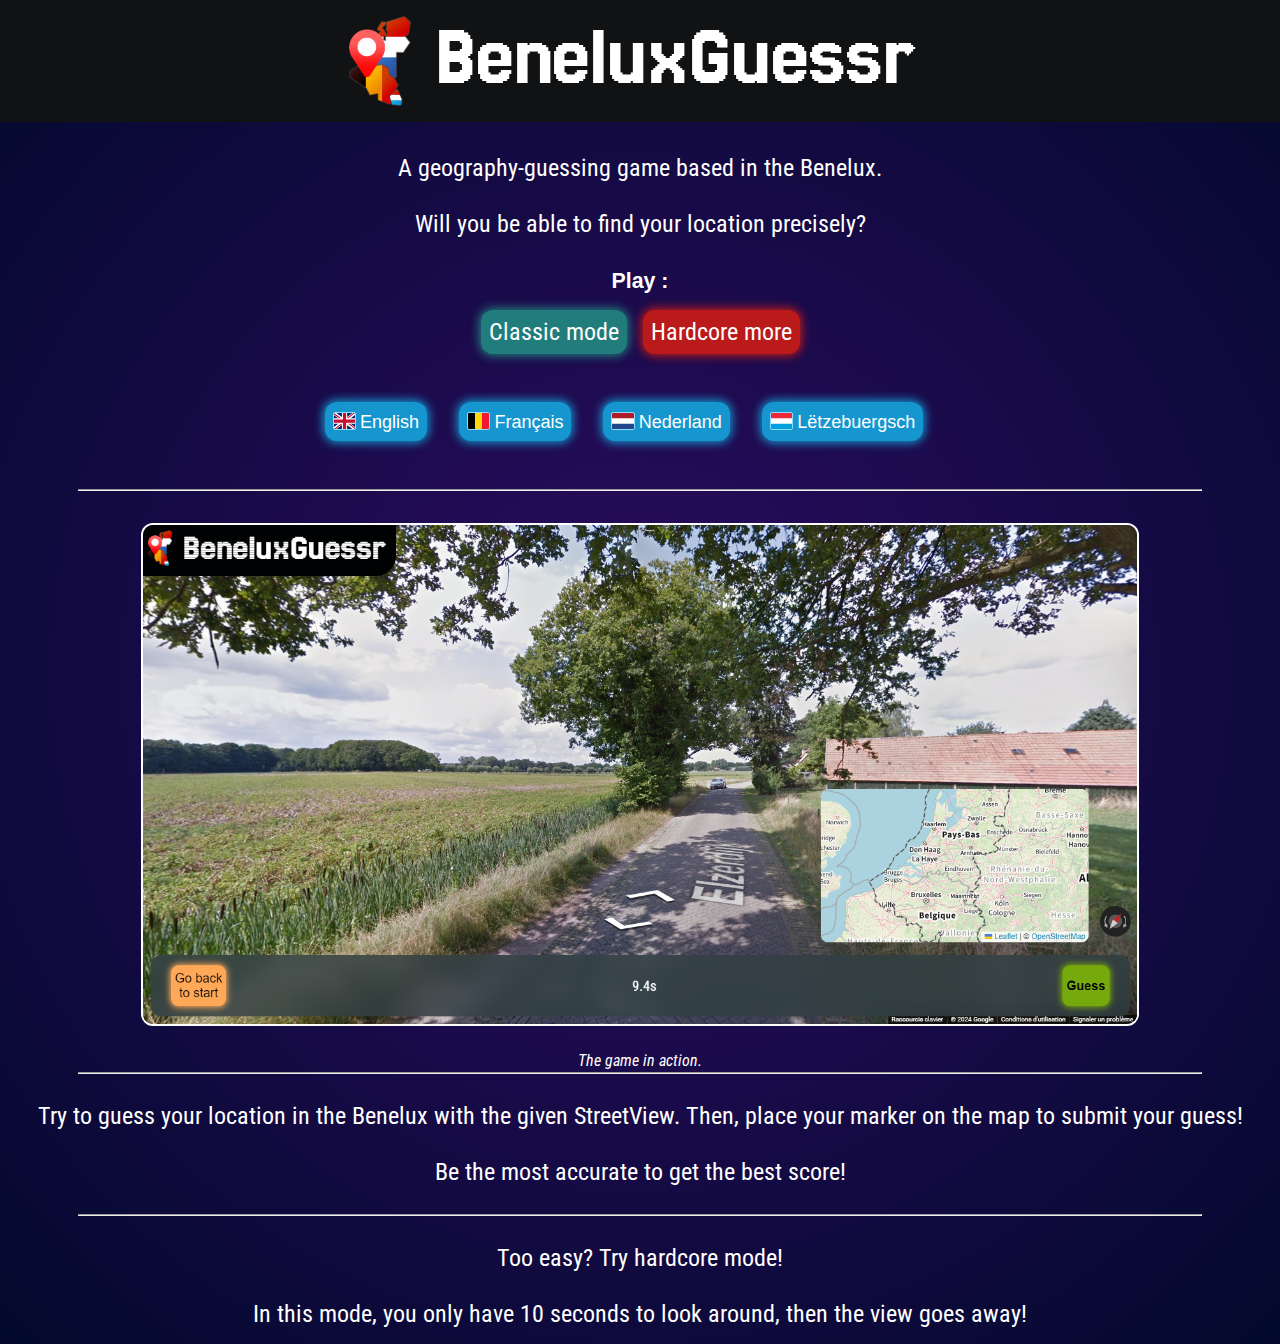
<file: index.html>
<!DOCTYPE html>
<html lang="en">
<head>
  <meta charset="UTF-8"/>
  <meta
      content="width=device-width, initial-scale=1.0, maximum-scale=1.0, user-scalable=no"
      name="viewport"/>
  <meta content="text/html; charset=utf-8" http-equiv="content-type" lang="fr"/>
  <meta content="BeneluxGuessr - Home" property="og:title"/>
  <meta content="BeneluxGuessr - A geography-guessing game based in the Benelux!" property="og:description"/>
  <meta content="#ACE1AF" data-react-helmet="true" name="theme-color"/>
  <meta content="website" property="og:type"/>
  <meta content="assets/banner.png" property="og:image">
  <meta content="BeneluxGuessr - Home" name="twitter:title"/>
  <meta
      content="BeneluxGuessr - A geography-guessing game based in the Benelux!"
      name="twitter:description"/>

  <title>BeneluxGuessr - Home</title>

  <link href="assets/img/beneluxguessr-bg.png" rel="icon">

  <link href="https://fonts.googleapis.com" rel="preconnect">
  <link crossorigin href="https://fonts.gstatic.com" rel="preconnect">
  <link href="https://fonts.googleapis.com/css2?family=Jersey+25&display=swap" rel="stylesheet">
  <link href="https://fonts.googleapis.com/css2?family=Roboto+Condensed&display=swap" rel="stylesheet">

  <script
      crossorigin="anonymous"
      integrity="sha256-/JqT3SQfawRcv/BIHPThkBvs0OEvtFFmqPF/lYI/Cxo="
      src="https://code.jquery.com/jquery-3.7.1.min.js"></script>

  <link href="css/home.css" rel="stylesheet"/>
</head>
<body>
<div id="title">
  <img alt="Logo" src="assets/img/beneluxguessr.png"><span>BeneluxGuessr</span>
</div>
<div id="mainPage">A geography-guessing game based in the Benelux.<br><br>
  Will you be able to find your location precisely?<br><br>
  <span class="btntitle">Play : </span><br>
  <div class="buttonsrow">
    <a id="classiclink" href="play.html?m=c">
      <div id="classic">
        Classic mode
      </div>
    </a>
    <a id="hardcorelink" href="play.html?m=h">
      <div id="hardcore">
        Hardcore more
      </div>
    </a>
  </div>
  <div class="buttonsrow">
    <button id="en" onclick="setlang('en')"><img alt="en" src="assets/img/gb.svg" class="flag">English</button>
    <button id="fr" onclick="setlang('fr')"><img alt="en" src="assets/img/be.svg" class="flag">Français</button>
    <button id="nl" onclick="setlang('nl')"><img alt="en" src="assets/img/nl.svg" class="flag">Nederland</button>
    <button id="lu" onclick="setlang('lu')"><img alt="en" src="assets/img/lu.svg" class="flag">Lëtzebuergsch</button>
  </div>
  <hr>
  <img id="gameimg" alt="Game image" src="assets/img/game-img.png"><br>
  <span class="legend">The game in action.</span>
  <hr>
  <br>Try to guess your location in the Benelux with the given StreetView. Then, place your marker on the map to submit your guess!<br><br>
  Be the most accurate to get the best score!<br><br>
  <hr>
  <br>Too easy? Try hardcore mode!<br><br>
  In this mode, you only have 10 seconds to look around, then the view goes away!
</div>
<script src="js/home.js"></script>
</body>
</html>
</file>
<file: css/home.css>
* {
  margin: 0;
  padding: 0;
  box-sizing: border-box;
}

html,
body {
  margin: 0;
  padding: 0;
}

body {
  display: flex;
  flex-direction: column;
  background: #2C0C61;
  background: radial-gradient(circle, rgba(44,12,97,1) 0%, rgba(2,9,45,1) 100%);
  color: #ffffff;
}

a {
  color: inherit;
  text-decoration: inherit;
}

.flag {
  height: 18px;
  margin-right: 4px;
  translate: 0 2px;
  border-radius: 2px;
  border: 1px solid #91dafd;
}

#title {
  display: flex;
  flex-direction: row;
  width: 100%;
  background-color: #111213;
  text-align: center;
  margin-bottom: 16px;
}

#title span {
  font-family: "Jersey 25", sans-serif;
  font-size: 64pt;
  font-weight: 400;
  font-style: normal;
  padding: 8px 16px 16px 8px;
  margin: auto auto auto 0;
}


#title img {
  height: 90px;
  margin: 16px 16px 16px auto;
}

#mainPage {
  padding: 16px;
  text-align: center;
  font-size: 18pt;
  font-family: "Roboto Condensed", sans-serif;
  font-optical-sizing: auto;
  font-weight: 400;
  font-style: normal;
}

#mainPage #gameimg {
  margin: 32px 32px 12px;
  width: 80%;
  border: 2px #fdfeff solid;
  border-radius: 12px;
}

.legend {
  font-size: 12pt;
  font-style: italic;
}

.btntitle {
  font-family: "Helvetica Neue", Helvetica, sans-serif;
  font-size: 16pt;
  font-weight: bold;
}

.buttonsrow {
  text-align: center;
  display: flex;
  flex-direction: row;
  margin: 16px auto 32px;
  width: fit-content;
  user-select: none;
}

#classic {
  padding: 8px;
  border-radius: 12px;
  background-color: #217c7c;
  border: 0;
  box-shadow: 0 0 10px 2px #217c7c;
  margin-right: 8px;
}

#classic:hover {
  background-color: #1b6262;
}

#classic:active {
  background-color: #134848;
}

#hardcore {
  padding: 8px;
  border-radius: 12px;
  background-color: #bb1a1a;
  border: 0;
  box-shadow: 0 0 10px 2px #bb1a1a;
  margin-left: 8px;
}

#hardcore:hover {
  background-color: #7e1212;
}

#hardcore:active {
  background-color: #641010;
}

hr {
  margin-left: 5%;
  margin-right: 5%;
}

.buttonsrow button {
  padding: 8px;
  color: #ffffff;
  font-family: Helvetica, sans-serif;
  margin: 16px 32px 16px 0;
  border-radius: 12px;
  font-size: 75%;
  background-color: #1596ce;
  border: 0;
  box-shadow: 0 0 10px 2px #1596ce;
}

.buttonsrow button:hover {
  background-color: #1258ab;
}

.buttonsrow button:active {
  background-color: #0f3b70;
}

.buttonsrow .btnactive {
  padding: 8px;
  color: #ffffff;
  font-family: Helvetica, sans-serif;
  margin: 16px 32px 16px 0;
  border-radius: 12px;
  font-size: 75%;
  background-color: #1569ce;
  border: 0;
  box-shadow: 0 0 10px 2px #1569ce;
}

.buttonsrow .btnactive:hover {
  background-color: #1258ab;
}

.buttonsrow .btnactive:active {
  background-color: #0f3b70;
}

@media only screen and (hover: none) and (pointer: coarse) {
  #title span {
    font-family: "Jersey 25", sans-serif;
    font-size: 40pt;
    font-weight: 400;
    font-style: normal;
    padding: 8px 16px 16px 8px;
    margin: auto auto auto 0;
 }
 
  #title img {
    height: 80px;
    margin: 16px 16px 16px auto;
  }
}
</file>
